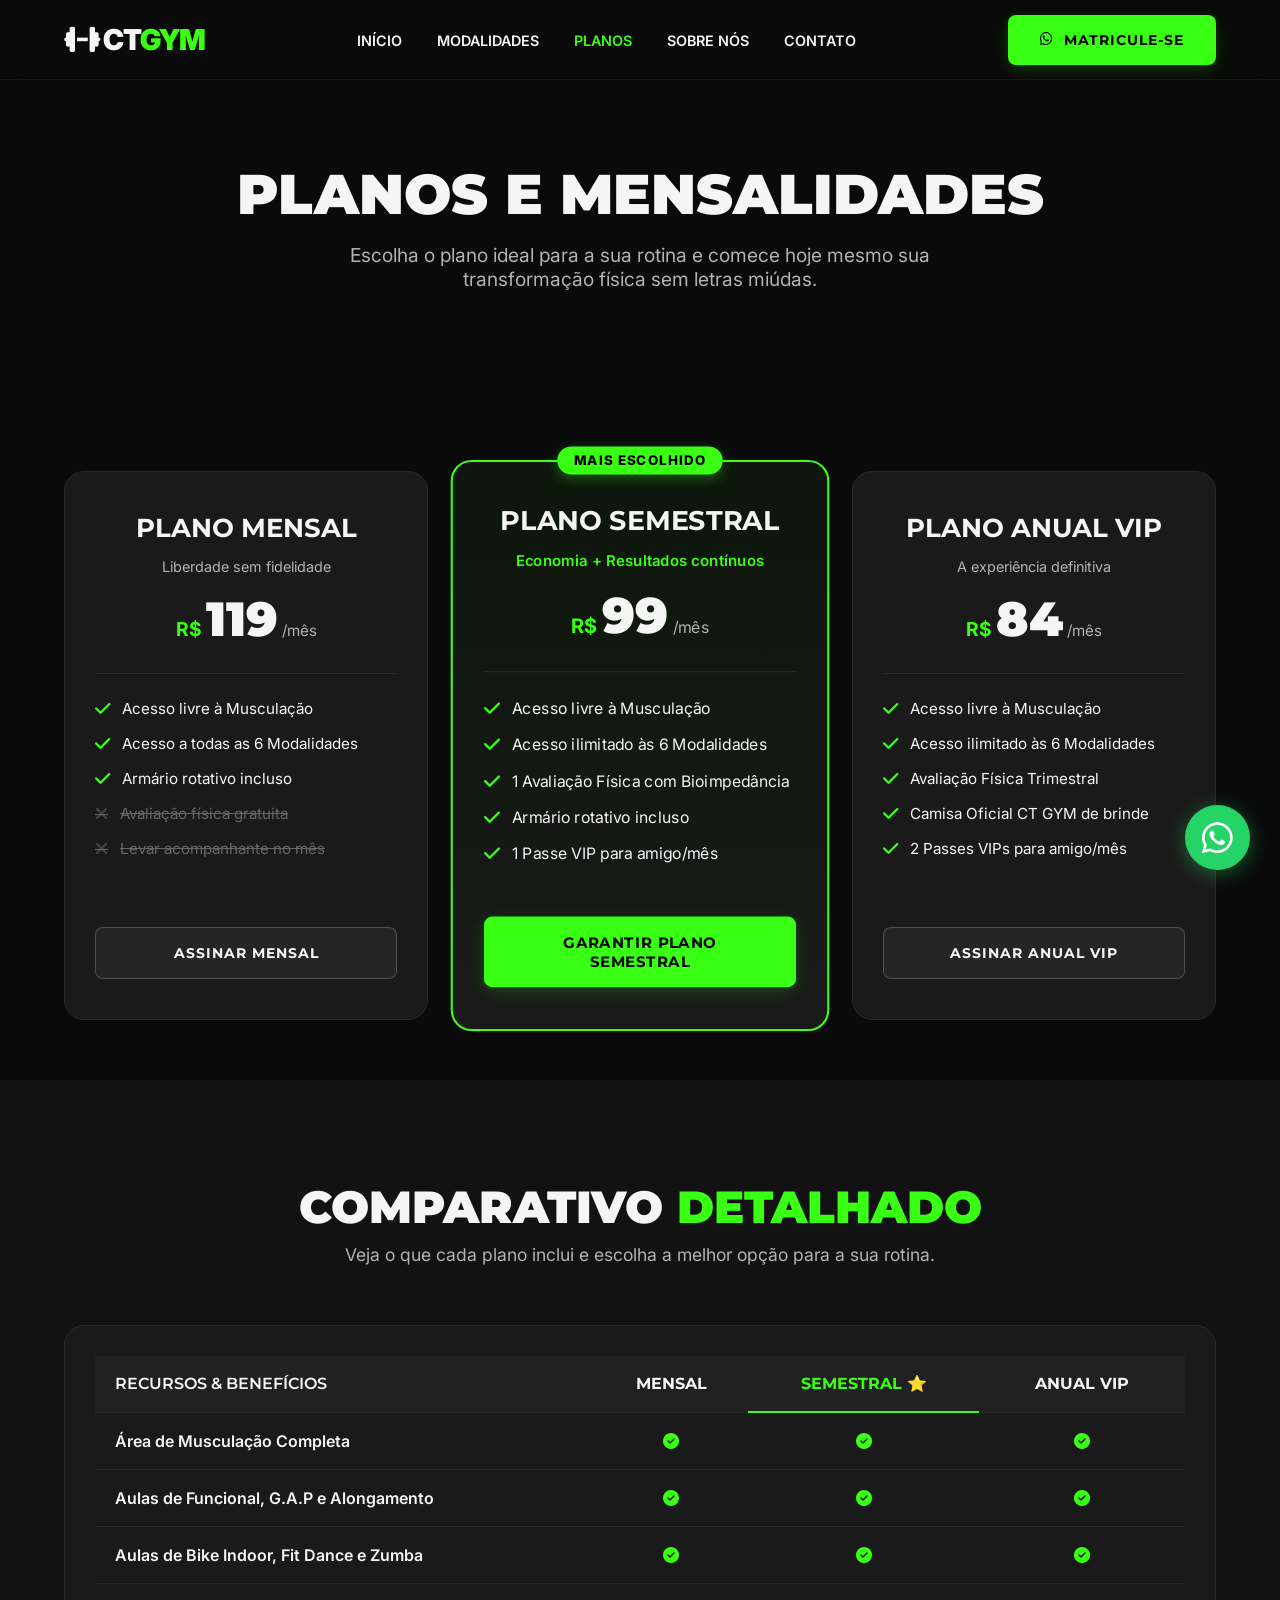
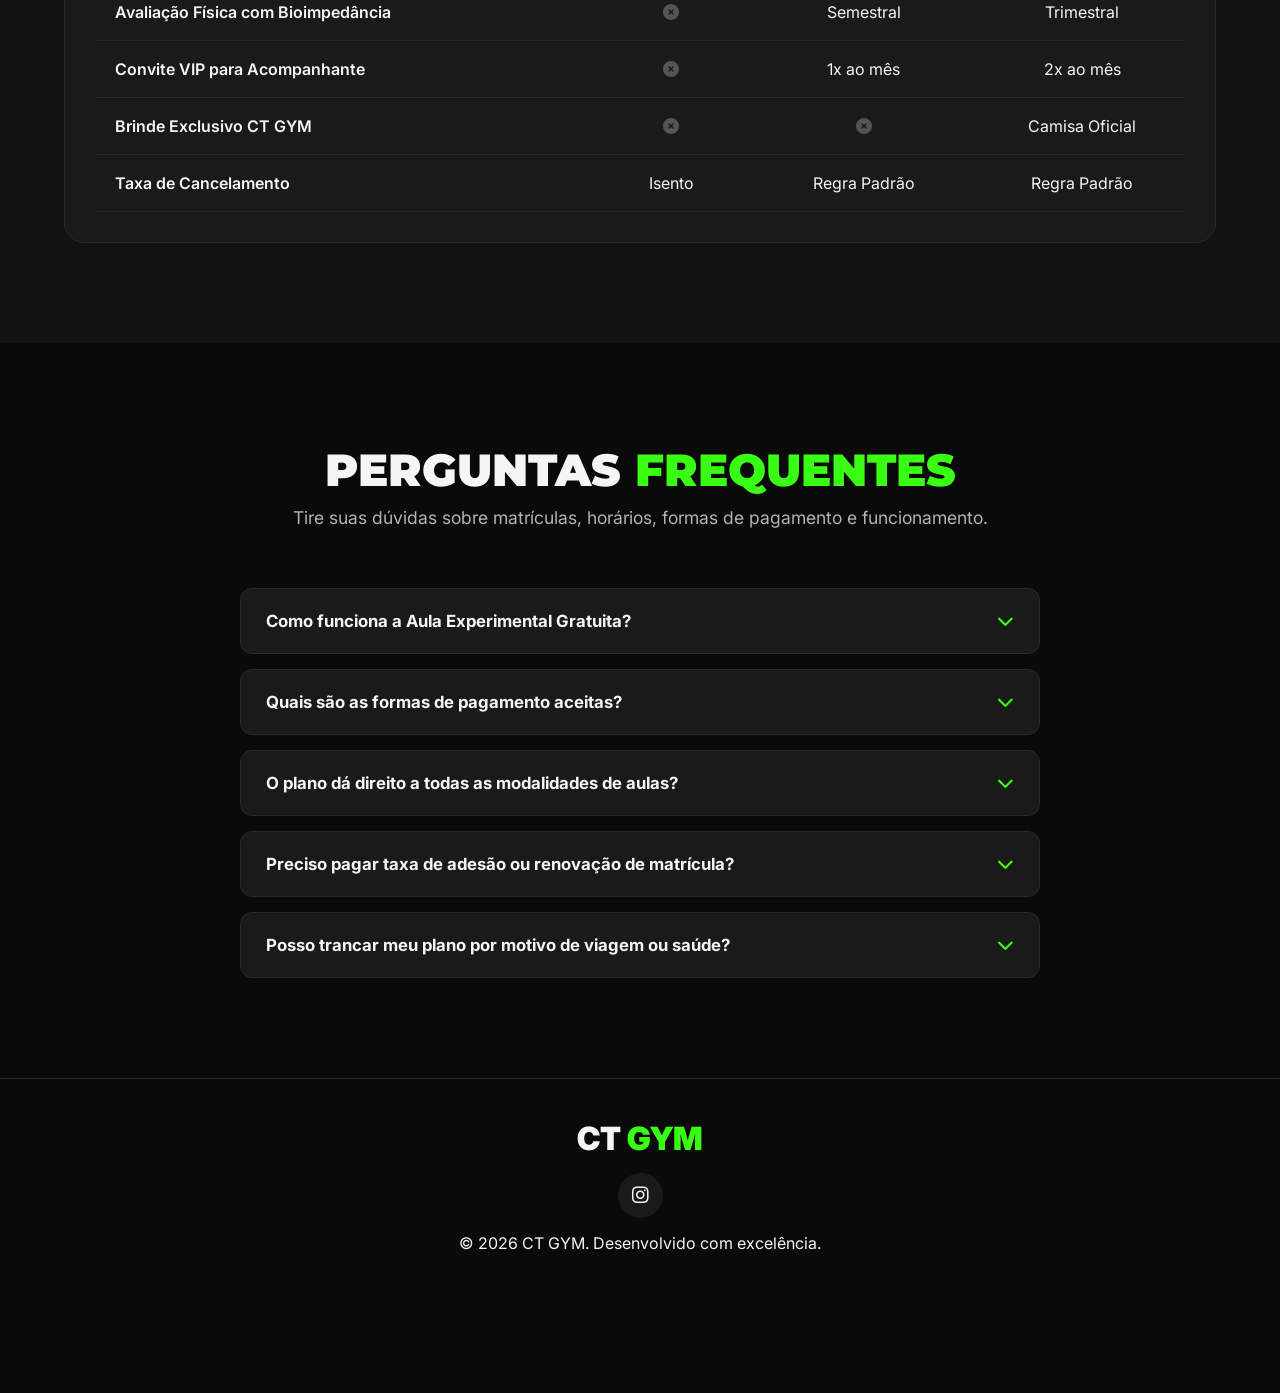
<file: planos.html>
<!DOCTYPE html>
<html lang="pt-BR">
<head>
    <meta charset="UTF-8">
    <meta name="viewport" content="width=device-width, initial-scale=1.0">
    <title>Planos e Mensalidades | CT GYM</title>
    
    <!-- Google Fonts -->
    <link rel="preconnect" href="https://fonts.googleapis.com">
    <link rel="preconnect" href="https://fonts.gstatic.com" crossorigin>
    <link href="https://fonts.googleapis.com/css2?family=Inter:wght@300;400;600;700&family=Montserrat:wght@700;800;900&display=swap" rel="stylesheet">
    
    <!-- Font Awesome Icons -->
    <link rel="stylesheet" href="https://cdnjs.cloudflare.com/ajax/libs/font-awesome/6.4.0/css/all.min.css">
    
    <!-- Estilos CSS -->
    <link rel="stylesheet" href="css/style.css">
    <link rel="stylesheet" href="css/planos.css">
</head>
<body>

    <!-- Header / Navegação -->
    <header id="header">
        <div class="container header-container">
            <a href="index.html" class="logo">
                <i class="fa-solid fa-dumbbell"></i> CT<span>GYM</span>
            </a>

            <nav class="nav">
                <ul class="nav-list">
                    <li><a href="index.html">Início</a></li>
                    <li><a href="modalidades.html">Modalidades</a></li>
                    <li><a href="planos.html" class="active" style="color: var(--accent-green);">Planos</a></li>
                    <li><a href="sobre.html">Sobre Nós</a></li>
                    <li><a href="contato.html">Contato</a></li>
                </ul>
            </nav>

            <a href="https://wa.me/5512991469961?text=Olá!%20Gostaria%20de%20matricular-me%20na%20CT%20GYM." target="_blank" class="btn btn-primary btn-header">
                <i class="fa-brands fa-whatsapp"></i> Matricule-se
            </a>

            <button class="menu-toggle" id="menu-toggle" aria-label="Abrir menu">
                <i class="fa-solid fa-bars"></i>
            </button>
        </div>
    </header>

    <!-- Banner Principal da Página -->
    <section class="page-banner">
        <div class="container reveal fade-up">
            <h1>Planos e <span>Mensalidades</span></h1>
            <p>Escolha o plano ideal para a sua rotina e comece hoje mesmo sua transformação física sem letras miúdas.</p>
        </div>
    </section>

    <!-- Seção de Cards de Planos -->
    <main class="section">
        <div class="container">
            <div class="planos-grid">
                
                <!-- Plano Mensal -->
                <div class="plano-card reveal fade-up">
                    <div class="plano-header">
                        <h3>Plano Mensal</h3>
                        <p style="color: var(--text-gray); font-size: 0.9rem; margin-bottom: 15px;">Liberdade sem fidelidade</p>
                        <div class="plano-preco">
                            <span class="moeda">R$</span>
                            <span class="valor">119</span>
                            <span class="periodo">/mês</span>
                        </div>
                    </div>
                    <ul class="plano-features">
                        <li><i class="fa-solid fa-check"></i> Acesso livre à Musculação</li>
                        <li><i class="fa-solid fa-check"></i> Acesso a todas as 6 Modalidades</li>
                        <li><i class="fa-solid fa-check"></i> Armário rotativo incluso</li>
                        <li class="off"><i class="fa-solid fa-xmark"></i> Avaliação física gratuita</li>
                        <li class="off"><i class="fa-solid fa-xmark"></i> Levar acompanhante no mês</li>
                    </ul>
                    <a href="https://wa.me/5512991469961?text=Quero%20assinar%20o%20Plano%20Mensal" target="_blank" class="btn btn-outline" style="width: 100%; text-align: center;">
                        Assinar Mensal
                    </a>
                </div>

                <!-- Plano Semestral (Mais Popular) -->
                <div class="plano-card popular reveal fade-up">
                    <span class="badge-popular">Mais Escolhido</span>
                    <div class="plano-header">
                        <h3>Plano Semestral</h3>
                        <p style="color: var(--accent-green); font-size: 0.9rem; margin-bottom: 15px; font-weight: 600;">Economia + Resultados contínuos</p>
                        <div class="plano-preco">
                            <span class="moeda">R$</span>
                            <span class="valor">99</span>
                            <span class="periodo">/mês</span>
                        </div>
                    </div>
                    <ul class="plano-features">
                        <li><i class="fa-solid fa-check"></i> Acesso livre à Musculação</li>
                        <li><i class="fa-solid fa-check"></i> Acesso ilimitado às 6 Modalidades</li>
                        <li><i class="fa-solid fa-check"></i> 1 Avaliação Física com Bioimpedância</li>
                        <li><i class="fa-solid fa-check"></i> Armário rotativo incluso</li>
                        <li><i class="fa-solid fa-check"></i> 1 Passe VIP para amigo/mês</li>
                    </ul>
                    <a href="https://wa.me/5512991469961?text=Quero%20assinar%20o%20Plano%20Semestral" target="_blank" class="btn btn-primary" style="width: 100%; text-align: center;">
                        Garantir Plano Semestral
                    </a>
                </div>

                <!-- Plano Anual VIP -->
                <div class="plano-card reveal fade-up">
                    <div class="plano-header">
                        <h3>Plano Anual VIP</h3>
                        <p style="color: var(--text-gray); font-size: 0.9rem; margin-bottom: 15px;">A experiência definitiva</p>
                        <div class="plano-preco">
                            <span class="moeda">R$</span>
                            <span class="valor">84</span>
                            <span class="periodo">/mês</span>
                        </div>
                    </div>
                    <ul class="plano-features">
                        <li><i class="fa-solid fa-check"></i> Acesso livre à Musculação</li>
                        <li><i class="fa-solid fa-check"></i> Acesso ilimitado às 6 Modalidades</li>
                        <li><i class="fa-solid fa-check"></i> Avaliação Física Trimestral</li>
                        <li><i class="fa-solid fa-check"></i> Camisa Oficial CT GYM de brinde</li>
                        <li><i class="fa-solid fa-check"></i> 2 Passes VIPs para amigo/mês</li>
                    </ul>
                    <a href="https://wa.me/5512991469961?text=Quero%20assinar%20o%20Plano%20Anual" target="_blank" class="btn btn-outline" style="width: 100%; text-align: center;">
                        Assinar Anual VIP
                    </a>
                </div>

            </div>
        </div>
    </section>

    <!-- Tabela Comparativa de Benefícios -->
    <section class="section bg-alt">
        <div class="container">
            <div class="section-title reveal fade-up">
                <h2>Comparativo <span>Detalhado</span></h2>
                <p>Veja o que cada plano inclui e escolha a melhor opção para a sua rotina.</p>
            </div>

            <div class="tabela-comparativa-wrapper reveal fade-up">
                <table class="tabela-comparativa">
                    <thead>
                        <tr>
                            <th>Recursos & Benefícios</th>
                            <th>Mensal</th>
                            <th class="destaque">Semestral ⭐</th>
                            <th>Anual VIP</th>
                        </tr>
                    </thead>
                    <tbody>
                        <tr>
                            <td>Área de Musculação Completa</td>
                            <td><i class="fa-solid fa-circle-check" style="color: var(--accent-green);"></i></td>
                            <td><i class="fa-solid fa-circle-check" style="color: var(--accent-green);"></i></td>
                            <td><i class="fa-solid fa-circle-check" style="color: var(--accent-green);"></i></td>
                        </tr>
                        <tr>
                            <td>Aulas de Funcional, G.A.P e Alongamento</td>
                            <td><i class="fa-solid fa-circle-check" style="color: var(--accent-green);"></i></td>
                            <td><i class="fa-solid fa-circle-check" style="color: var(--accent-green);"></i></td>
                            <td><i class="fa-solid fa-circle-check" style="color: var(--accent-green);"></i></td>
                        </tr>
                        <tr>
                            <td>Aulas de Bike Indoor, Fit Dance e Zumba</td>
                            <td><i class="fa-solid fa-circle-check" style="color: var(--accent-green);"></i></td>
                            <td><i class="fa-solid fa-circle-check" style="color: var(--accent-green);"></i></td>
                            <td><i class="fa-solid fa-circle-check" style="color: var(--accent-green);"></i></td>
                        </tr>
                        <tr>
                            <td>Avaliação Física com Bioimpedância</td>
                            <td><i class="fa-solid fa-circle-xmark" style="color: #555;"></i></td>
                            <td>Semestral</td>
                            <td>Trimestral</td>
                        </tr>
                        <tr>
                            <td>Convite VIP para Acompanhante</td>
                            <td><i class="fa-solid fa-circle-xmark" style="color: #555;"></i></td>
                            <td>1x ao mês</td>
                            <td>2x ao mês</td>
                        </tr>
                        <tr>
                            <td>Brinde Exclusivo CT GYM</td>
                            <td><i class="fa-solid fa-circle-xmark" style="color: #555;"></i></td>
                            <td><i class="fa-solid fa-circle-xmark" style="color: #555;"></i></td>
                            <td>Camisa Oficial</td>
                        </tr>
                        <tr>
                            <td>Taxa de Cancelamento</td>
                            <td>Isento</td>
                            <td>Regra Padrão</td>
                            <td>Regra Padrão</td>
                        </tr>
                    </tbody>
                </table>
            </div>
        </div>
    </section>

    <!-- Perguntas Frequentes (FAQ) -->
    <section class="section">
        <div class="container">
            <div class="section-title reveal fade-up">
                <h2>Perguntas <span>Frequentes</span></h2>
                <p>Tire suas dúvidas sobre matrículas, horários, formas de pagamento e funcionamento.</p>
            </div>

            <div class="faq-container reveal fade-up">
                
                <div class="faq-item">
                    <button class="faq-question">
                        <span>Como funciona a Aula Experimental Gratuita?</span>
                        <i class="fa-solid fa-chevron-down"></i>
                    </button>
                    <div class="faq-answer">
                        <p>A aula experimental é 100% grátis! Basta entrar em contato com a gente via WhatsApp e agendar o horário de sua preferência. Você poderá testar a musculação ou qualquer uma de nossas 6 modalidades acompanhado por um instrutor.</p>
                    </div>
                </div>

                <div class="faq-item">
                    <button class="faq-question">
                        <span>Quais são as formas de pagamento aceitas?</span>
                        <i class="fa-solid fa-chevron-down"></i>
                    </button>
                    <div class="faq-answer">
                        <p>Aceitamos Pix, cartões de crédito (em até 12x no plano anual), débito recorrente (sem ocupar o limite total do cartão) e dinheiro.</p>
                    </div>
                </div>

                <div class="faq-item">
                    <button class="faq-question">
                        <span>O plano dá direito a todas as modalidades de aulas?</span>
                        <i class="fa-solid fa-chevron-down"></i>
                    </button>
                    <div class="faq-answer">
                        <p>Sim! Todos os nossos planos (Mensal, Semestral e Anual) dão acesso livre tanto para a musculação quanto para a grade completa de aulas: Funcional, Fit Dance, Alongamento, G.A.P, Bike Indoor e Zumba.</p>
                    </div>
                </div>

                <div class="faq-item">
                    <button class="faq-question">
                        <span>Preciso pagar taxa de adesão ou renovação de matrícula?</span>
                        <i class="fa-solid fa-chevron-down"></i>
                    </button>
                    <div class="faq-answer">
                        <p>Não cobramos taxa de adesão e nem manutenção anual em nossas promoções ativas! O valor do plano escolhido é o único valor cobrado.</p>
                    </div>
                </div>

                <div class="faq-item">
                    <button class="faq-question">
                        <span>Posso trancar meu plano por motivo de viagem ou saúde?</span>
                        <i class="fa-solid fa-chevron-down"></i>
                    </button>
                    <div class="faq-answer">
                        <p>Sim. Os planos Semestral e Anual possuem direito ao trancamento temporário da matrícula mediante apresentação de atestado médico ou aviso prévio em viagens de até 30 dias.</p>
                    </div>
                </div>

            </div>
        </div>
    </section>

    <!-- Footer / Rodapé -->
    <footer>
        <div class="container footer-content">
            <div class="footer-logo">CT <span>GYM</span></div>
            <div class="social-links">
                <a href="https://www.instagram.com/ctgym.1?igsh=bnc3azhsZzkxYjJ2"><i class="fab fa-instagram"></i></a>
            </div>
            <p class="copyright">&copy; 2026 CT GYM. Desenvolvido com excelência.</p>
        </div>
    </footer>

    <!-- Botão Flutuante do WhatsApp (FAB) -->
    <a href="https://wa.me/5512991469961" class="whatsapp-float pulse" target="_blank">
        <i class="fab fa-whatsapp"></i>
    </a>

    <!-- Script de Animações e Sanfona do FAQ -->
    <script src="script/script.js"></script>
    <script>
        // Lógica Interativa da Sanfona (Accordion) do FAQ
        document.querySelectorAll('.faq-question').forEach(button => {
            button.addEventListener('click', () => {
                const faqItem = button.parentElement;
                
                // Fecha os outros itens abertos
                document.querySelectorAll('.faq-item').forEach(item => {
                    if (item !== faqItem) {
                        item.classList.remove('active');
                    }
                });

                // Alterna o estado do item clicado
                faqItem.classList.toggle('active');
            });
        });
    </script>
</body>
</html>
</file>
<file: css/style.css>
@import url("global.css");
@import url("header.css");
@import url("hero.css");
@import url("index.css");
@import url(modalidades.css);
@import url("footer.css");
@import url("whatsapp.css");
@import url("responsive.css");
</file>
<file: css/planos.css>
/* ==========================================================================
   PLANOS.CSS - Estilos Exclusivos da Página de Planos e FAQ
   ========================================================================== */

/* Banner Principal */
.page-banner {
  padding: 160px 0 80px 0;
  background:
    linear-gradient(0deg, var(--bg-primary) 0%, rgba(10, 10, 10, 0.85) 100%),
    url("https://images.unsplash.com/photo-1534438327276-14e5300c3a48?q=80&w=1600")
      center/cover no-repeat;
  text-align: center;
}

.page-banner h1 {
  font-size: 3.5rem;
  text-transform: uppercase;
  font-weight: 900;
  margin-bottom: 15px;
}

.page-banner p {
  color: var(--text-gray);
  font-size: 1.2rem;
  max-width: 650px;
  margin: 0 auto;
}

/* Grid de Cards de Planos */
.planos-grid {
  display: grid;
  grid-template-columns: repeat(3, 1fr);
  gap: 30px;
  align-items: stretch;
  margin-bottom: 60px;
}

.plano-card {
  background: var(--bg-card);
  border: 1px solid var(--border-color);
  border-radius: 20px;
  padding: 40px 30px;
  display: flex;
  flex-direction: column;
  position: relative;
  transition: var(--transition);
}

.plano-card:hover {
  transform: translateY(-10px);
  border-color: rgba(57, 255, 20, 0.4);
  box-shadow: 0 15px 30px rgba(0, 0, 0, 0.5);
}

/* Destaque para o Plano Mais Popular */
.plano-card.popular {
  border: 2px solid var(--accent-green);
  background: linear-gradient(
    180deg,
    rgba(57, 255, 20, 0.05) 0%,
    var(--bg-card) 100%
  );
  transform: scale(1.04);
}

.plano-card.popular:hover {
  transform: scale(1.04) translateY(-8px);
}

.badge-popular {
  position: absolute;
  top: -15px;
  left: 50%;
  transform: translateX(-50%);
  background: var(--accent-green);
  color: #000;
  font-weight: 800;
  font-size: 0.8rem;
  text-transform: uppercase;
  letter-spacing: 1px;
  padding: 6px 16px;
  border-radius: 20px;
  box-shadow: 0 4px 12px rgba(57, 255, 20, 0.3);
}

.plano-header {
  text-align: center;
  border-bottom: 1px solid var(--border-color);
  padding-bottom: 25px;
  margin-bottom: 25px;
}

.plano-header h3 {
  font-size: 1.6rem;
  text-transform: uppercase;
  margin-bottom: 15px;
}

.plano-preco {
  display: flex;
  align-items: baseline;
  justify-content: center;
  gap: 4px;
}

.plano-preco .moeda {
  font-size: 1.2rem;
  font-weight: 700;
  color: var(--accent-green);
}

.plano-preco .valor {
  font-size: 3rem;
  font-weight: 900;
  font-family: "Montserrat", sans-serif;
  color: var(--text-white);
}

.plano-preco .periodo {
  color: var(--text-gray);
  font-size: 0.95rem;
}

.plano-features {
  list-style: none;
  margin-bottom: 35px;
  flex-grow: 1;
}

.plano-features li {
  display: flex;
  align-items: center;
  gap: 12px;
  margin-bottom: 16px;
  font-size: 0.95rem;
  color: var(--text-white);
}

.plano-features li.off {
  color: #666;
  text-decoration: line-through;
}

.plano-features li i {
  color: var(--accent-green);
  font-size: 1.1rem;
}

.plano-features li.off i {
  color: #444;
}

/* Tabela Comparativa Detalhada */
.tabela-comparativa-wrapper {
  overflow-x: auto;
  background: var(--bg-card);
  border: 1px solid var(--border-color);
  border-radius: 20px;
  padding: 30px;
  margin-top: 30px;
}

.tabela-comparativa {
  width: 100%;
  border-collapse: collapse;
  min-width: 650px;
}

.tabela-comparativa th,
.tabela-comparativa td {
  padding: 18px 20px;
  text-align: center;
  border-bottom: 1px solid var(--border-color);
}

.tabela-comparativa th:first-child,
.tabela-comparativa td:first-child {
  text-align: left;
  font-weight: 600;
}

.tabela-comparativa th {
  background: rgba(255, 255, 255, 0.03);
  font-family: "Montserrat", sans-serif;
  font-size: 1rem;
  text-transform: uppercase;
}

.tabela-comparativa th.destaque {
  color: var(--accent-green);
  border-bottom: 2px solid var(--accent-green);
}

.tabela-comparativa tr:hover {
  background: rgba(255, 255, 255, 0.02);
}

.tabela-comparativa td i.fa-check-circle {
  color: var(--accent-green);
  font-size: 1.3rem;
}

.tabela-comparativa td i.fa-times-circle {
  color: #444;
  font-size: 1.3rem;
}

/* Seção de FAQ (Perguntas Frequentes) */
.faq-container {
  max-width: 800px;
  margin: 40px auto 0 auto;
  display: flex;
  flex-direction: column;
  gap: 15px;
}

.faq-item {
  background: var(--bg-card);
  border: 1px solid var(--border-color);
  border-radius: 12px;
  overflow: hidden;
  transition: var(--transition);
}

.faq-item.active {
  border-color: rgba(57, 255, 20, 0.4);
}

.faq-question {
  width: 100%;
  padding: 22px 25px;
  background: none;
  border: none;
  color: var(--text-white);
  font-size: 1.05rem;
  font-weight: 700;
  text-align: left;
  display: flex;
  justify-content: space-between;
  align-items: center;
  cursor: pointer;
  font-family: "Inter", sans-serif;
}

.faq-question i {
  color: var(--accent-green);
  transition: transform 0.3s ease;
}

.faq-item.active .faq-question i {
  transform: rotate(180deg);
}

.faq-answer {
  max-height: 0;
  overflow: hidden;
  transition:
    max-height 0.4s ease,
    padding 0.3s ease;
  padding: 0 25px;
  color: var(--text-gray);
  line-height: 1.7;
  font-size: 0.95rem;
}

.faq-item.active .faq-answer {
  max-height: 250px;
  padding: 0 25px 22px 25px;
}

/* Responsividade de Planos */
@media (max-width: 992px) {
  .planos-grid {
    grid-template-columns: 1fr;
    gap: 40px;
  }
  .plano-card.popular {
    transform: scale(1);
  }
  .plano-card.popular:hover {
    transform: translateY(-8px);
  }
}
</file>
